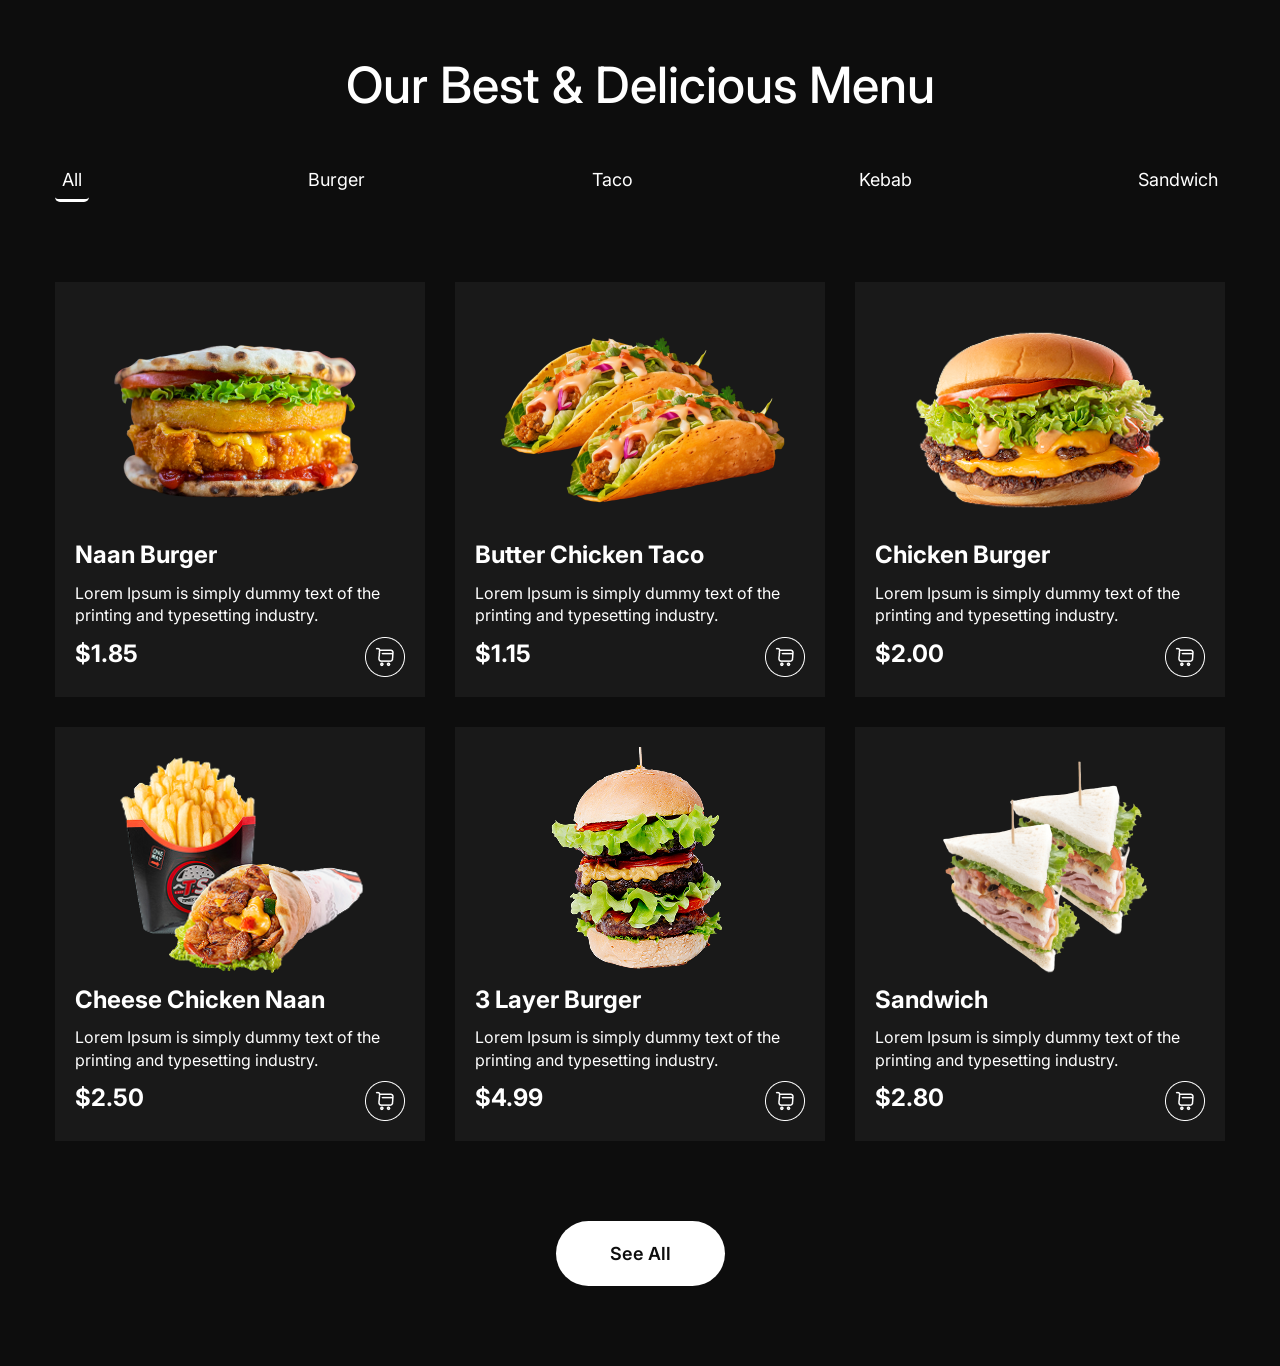
<file: index.html>
<!DOCTYPE html>
<html lang="en">
<head>
    <meta charset="UTF-8">
    <meta name="viewport" content="width=device-width, initial-scale=1.0">
    <title>restaurant menu</title>
    <link rel="stylesheet" href="css/style.css">
    <link rel="preconnect" href="https://fonts.googleapis.com">
    <link rel="preconnect" href="https://fonts.gstatic.com" crossorigin>
    <link href="https://fonts.googleapis.com/css2?family=Inter:ital,opsz,wght@0,14..32,100..900;1,14..32,100..900&display=swap" rel="stylesheet">
</head>
<body>
    <main>
        <section class="menu">
            <div class="wrapper">
                <div class="menu__inner">
                    <h1 class="menu__title">
                        Our Best & Delicious Menu
                    </h1>
                    <nav class="menu__nav">
                        <a href="#" class="menu__link menu__link-active">
                            All
                        </a>
                        <a href="version/burger.html" class="menu__link">
                            Burger
                        </a>
                        <a href="version/taco.html" class="menu__link">
                            Taco
                        </a>
                        <a href="version/kebab.html" class="menu__link">
                            Kebab
                        </a>
                        <a href="version/sandwich.html" class="menu__link">
                            Sandwich
                        </a>
                        
                    </nav>
                </div>
            </div>
        </section>
        <section class="dish">
            <div class="wrapper">
                <div class="dish__inner">
                    <div class="dish__blocks">
                        <!-- 1 -->
                        <div class="dish__block">
                            <img class="dish__img" src="img/naan burger.png" alt="">
                            <h4 class="dish__title">
                                Naan Burger
                            </h4>
                            <p class="dish__desc">
                                Lorem Ipsum is simply dummy text of the printing and typesetting industry.
                            </p>
                            <div class="dish__price-div">
                                <p class="dish__price">
                                    $1.85
                                </p>
                                <img src="img/cart.png" alt="" class="dish__cart">
                            </div>
                        </div>
                        <!-- 2 -->
                        <div class="dish__block">
                            <img class="dish__img" src="img/taco.png" alt="">
                            <h4 class="dish__title">
                                Butter Chicken Taco
                            </h4>
                            <p class="dish__desc">
                                Lorem Ipsum is simply dummy text of the printing and typesetting industry.
                            </p>
                            <div class="dish__price-div">
                                <p class="dish__price">
                                    $1.15
                                </p>
                                <img src="img/cart.png" alt="" class="dish__cart">
                            </div>
                        </div>
                        <!-- 3 -->
                        <div class="dish__block">
                            <img class="dish__img" src="img/chiken burger.png" alt="">
                            <h4 class="dish__title">
                                Chicken Burger
                            </h4>
                            <p class="dish__desc">
                                Lorem Ipsum is simply dummy text of the printing and typesetting industry.
                            </p>
                            <div class="dish__price-div">
                                <p class="dish__price">
                                    $2.00
                                </p>
                                <img src="img/cart.png" alt="" class="dish__cart">
                            </div>
                        </div>
                        <!-- 4 -->
                        <div class="dish__block">
                            <img class="dish__img" src="img/cheese naan.png" alt="">
                            <h4 class="dish__title">
                                Cheese Chicken Naan
                            </h4>
                            <p class="dish__desc">
                                Lorem Ipsum is simply dummy text of the printing and typesetting industry.
                            </p>
                            <div class="dish__price-div">
                                <p class="dish__price">
                                    $2.50
                                </p>
                                <img src="img/cart.png" alt="" class="dish__cart">
                            </div>
                        </div>
                        <!-- 5 -->
                        <div class="dish__block">
                            <img class="dish__img" src="img/triple burger.png" alt="">
                            <h4 class="dish__title">
                                3 Layer Burger
                            </h4>
                            <p class="dish__desc">
                                Lorem Ipsum is simply dummy text of the printing and typesetting industry.
                            </p>
                            <div class="dish__price-div">
                                <p class="dish__price">
                                    $4.99
                                </p>
                                <img src="img/cart.png" alt="" class="dish__cart">
                            </div>
                        </div>
                        <!-- 6 -->
                        <div class="dish__block">
                            <img class="dish__img" src="img/sandwich.png" alt="">
                            <h4 class="dish__title">
                                Sandwich
                            </h4>
                            <p class="dish__desc">
                                Lorem Ipsum is simply dummy text of the printing and typesetting industry.
                            </p>
                            <div class="dish__price-div">
                                <p class="dish__price">
                                    $2.80
                                </p>
                                <img src="img/cart.png" alt="" class="dish__cart">  
                            </div>
                        </div>
                    </div>
                    <a href="#" class="dish__btn">
                        See All
                    </a>
                </div>
            </div>
        </section>
    </main>
</body>
</html>
</file>
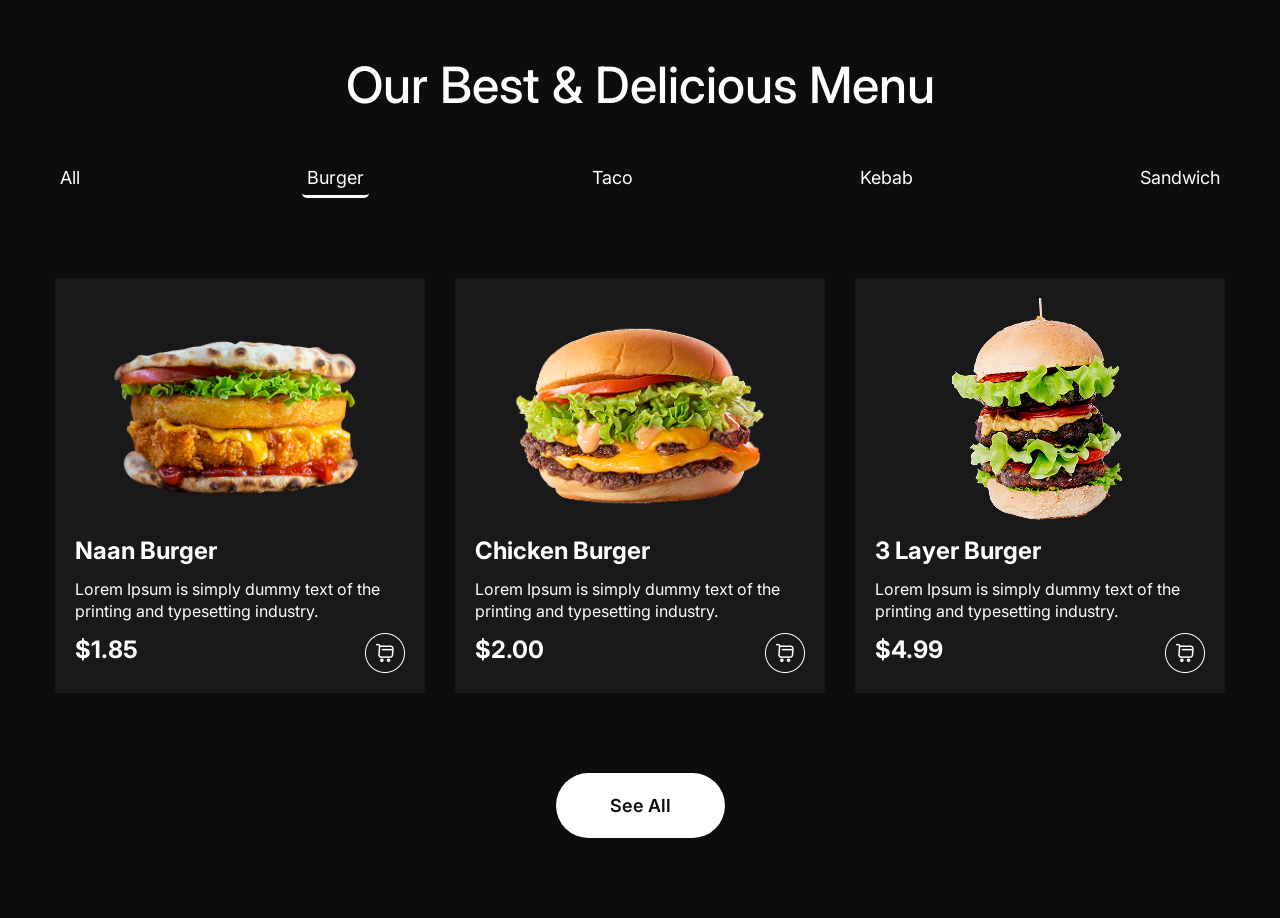
<file: version/burger.html>
<!DOCTYPE html>
<html lang="en">
<head>
    <meta charset="UTF-8">
    <meta name="viewport" content="width=device-width, initial-scale=1.0">
    <title>burger menu</title>
    <link rel="stylesheet" href="burger.css">
    <link rel="preconnect" href="https://fonts.googleapis.com">
    <link rel="preconnect" href="https://fonts.gstatic.com" crossorigin>
    <link href="https://fonts.googleapis.com/css2?family=Inter:ital,opsz,wght@0,14..32,100..900;1,14..32,100..900&display=swap" rel="stylesheet">
</head>
<body>
    <main>
        <section class="menu">
            <div class="wrapper">
                <div class="menu__inner">
                    <h1 class="menu__title">
                        Our Best & Delicious Menu
                    </h1>
                    <nav class="menu__nav">
                        <a href="../index.html" class="menu__link">
                            All
                        </a>
                        <a href="#" class="menu__link menu__link-active">
                            Burger
                        </a>
                        <a href="taco.html" class="menu__link">
                            Taco
                        </a>
                        <a href="kebab.html" class="menu__link">
                            Kebab
                        </a>
                        <a href="sandwich.html" class="menu__link">
                            Sandwich
                        </a>
                    </nav>
                </div>
            </div>
        </section>
        <section class="dish">
            <div class="wrapper">
                <div class="dish__inner">
                    <div class="dish__blocks">
                        <!-- 1 -->
                        <div class="dish__block">
                            <img class="dish__img" src="img/naan burger.png" alt="">
                            <h4 class="dish__title">
                                Naan Burger
                            </h4>
                            <p class="dish__desc">
                                Lorem Ipsum is simply dummy text of the printing and typesetting industry.
                            </p>
                            <div class="dish__price-div">
                                <p class="dish__price">
                                    $1.85
                                </p>
                                <img src="img/cart.png" alt="" class="dish__cart">
                            </div>
                        </div>
                        <!-- 3 -->
                        <div class="dish__block">
                            <img class="dish__img" src="img/chiken burger.png" alt="">
                            <h4 class="dish__title">
                                Chicken Burger
                            </h4>
                            <p class="dish__desc">
                                Lorem Ipsum is simply dummy text of the printing and typesetting industry.
                            </p>
                            <div class="dish__price-div">
                                <p class="dish__price">
                                    $2.00
                                </p>
                                <img src="img/cart.png" alt="" class="dish__cart">
                            </div>
                        </div>
                        
                        <!-- 5 -->
                        <div class="dish__block">
                            <img class="dish__img" src="img/triple burger.png" alt="">
                            <h4 class="dish__title">
                                3 Layer Burger
                            </h4>
                            <p class="dish__desc">
                                Lorem Ipsum is simply dummy text of the printing and typesetting industry.
                            </p>
                            <div class="dish__price-div">
                                <p class="dish__price">
                                    $4.99
                                </p>
                                <img src="img/cart.png" alt="" class="dish__cart">
                            </div>
                        </div>
                        
                        
                    </div>
                    <a href="../index.html" class="dish__btn">
                        See All
                    </a>
                </div>
            </div>
        </section>
    </main>
</body>
</html>
</file>
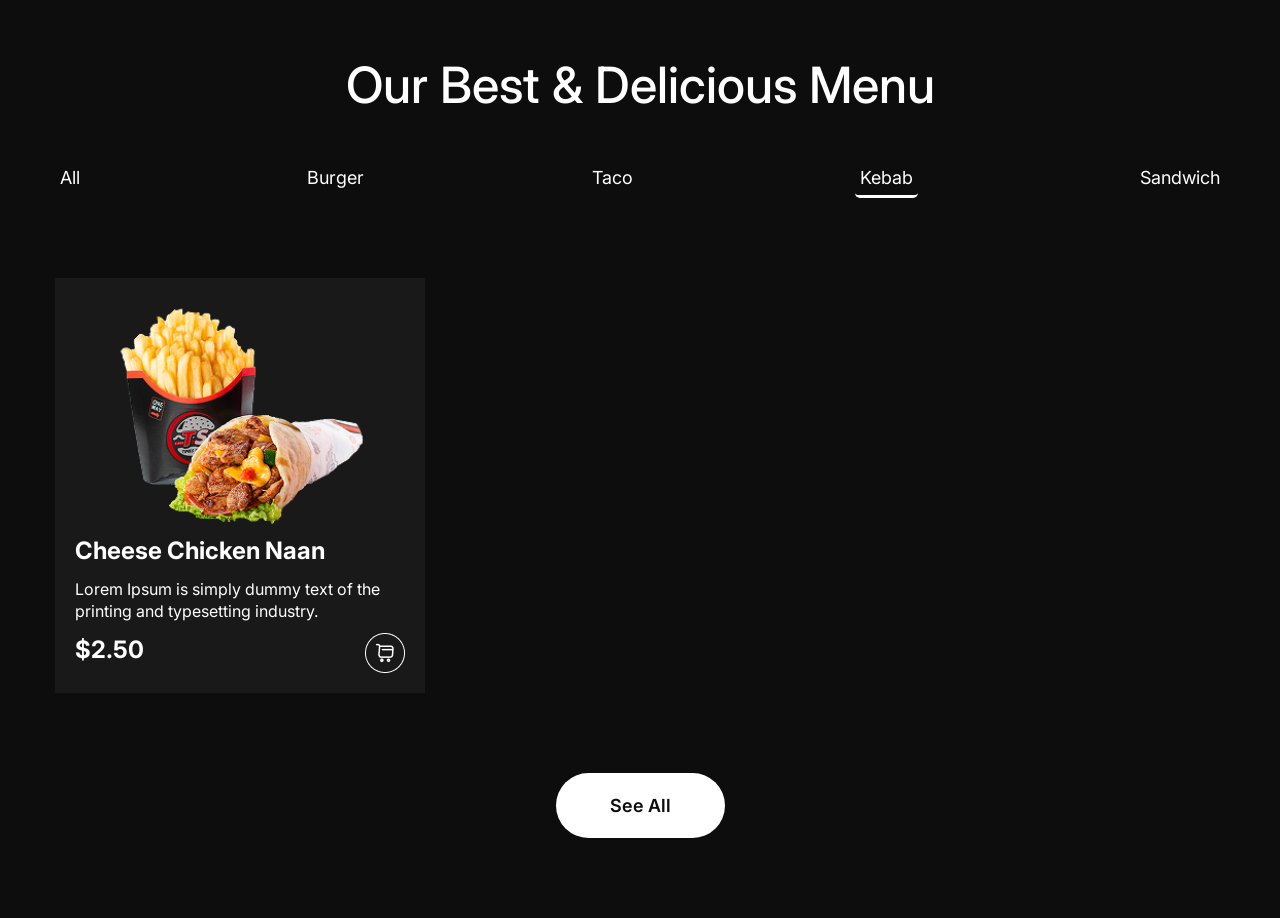
<file: version/kebab.html>
<!DOCTYPE html>
<html lang="en">
<head>
    <meta charset="UTF-8">
    <meta name="viewport" content="width=device-width, initial-scale=1.0">
    <title>kebab menu</title>
    <link rel="stylesheet" href="kebab.css">
    <link rel="preconnect" href="https://fonts.googleapis.com">
    <link rel="preconnect" href="https://fonts.gstatic.com" crossorigin>
    <link href="https://fonts.googleapis.com/css2?family=Inter:ital,opsz,wght@0,14..32,100..900;1,14..32,100..900&display=swap" rel="stylesheet">
</head>
<body>
    <main>
        <section class="menu">
            <div class="wrapper">
                <div class="menu__inner">
                    <h1 class="menu__title">
                        Our Best & Delicious Menu
                    </h1>
                    <nav class="menu__nav">
                        <a href="../index.html" class="menu__link">
                            All
                        </a>
                        <a href="burger.html" class="menu__link">
                            Burger
                        </a>
                        <a href="taco.html" class="menu__link">
                            Taco
                        </a>
                        <a href="#" class="menu__link menu__link-active">
                            Kebab
                        </a>
                        <a href="sandwich.html" class="menu__link">
                            Sandwich
                        </a>
                    </nav>
                </div>
            </div>
        </section>
        <section class="dish">
            <div class="wrapper">
                <div class="dish__inner">
                    <div class="dish__blocks">
                        <div class="dish__block">
                            <img class="dish__img" src="img/cheese naan.png" alt="">
                            <h4 class="dish__title">
                                Cheese Chicken Naan
                            </h4>
                            <p class="dish__desc">
                                Lorem Ipsum is simply dummy text of the printing and typesetting industry.
                            </p>
                            <div class="dish__price-div">
                                <p class="dish__price">
                                    $2.50
                                </p>
                                <img src="img/cart.png" alt="" class="dish__cart">
                            </div>
                        </div>
                    </div>
                    <a href="../index.html" class="dish__btn">
                        See All
                    </a>
                </div>
            </div>
        </section>
    </main>
</body>
</html>
</file>
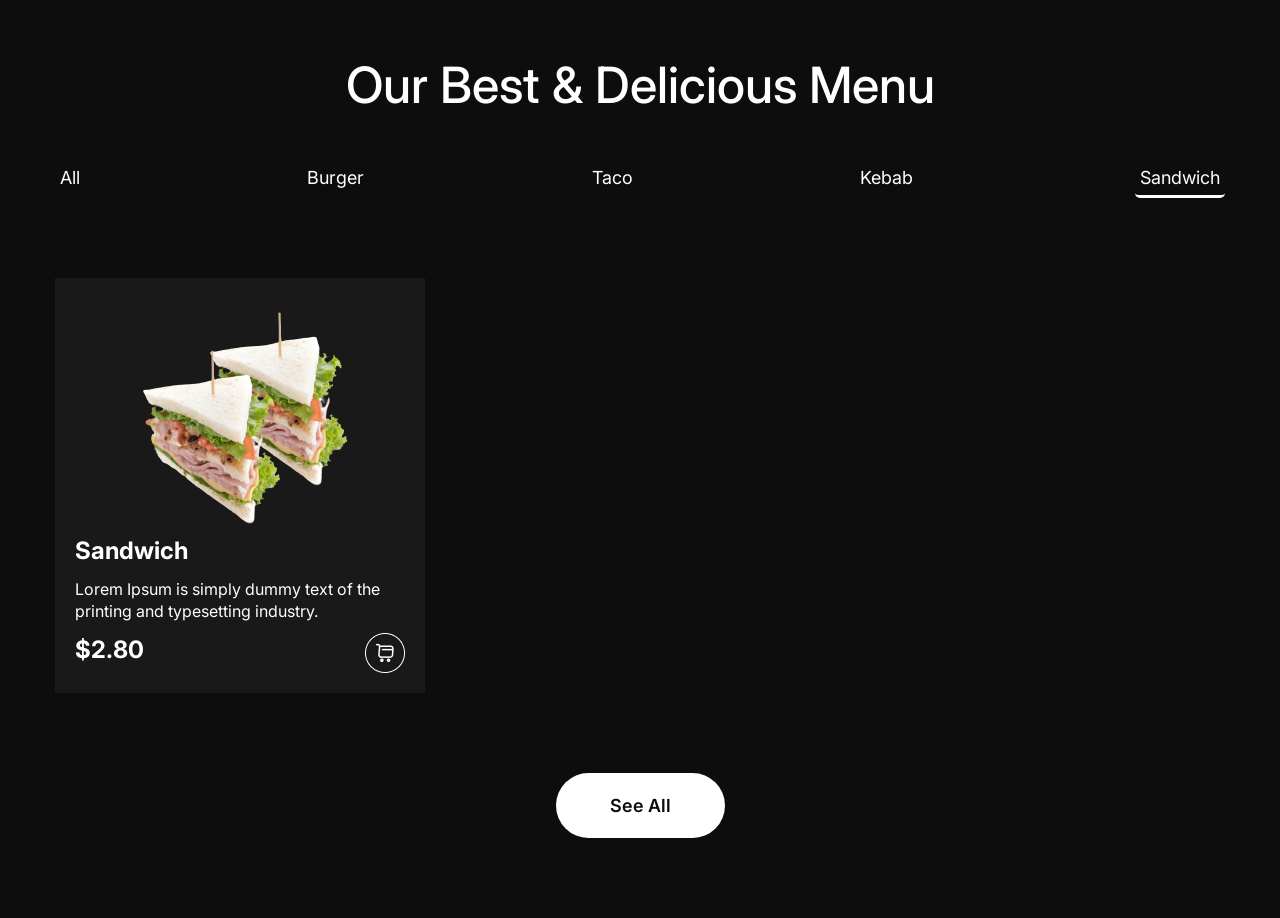
<file: version/sandwich.html>
<!DOCTYPE html>
<html lang="en">
<head>
    <meta charset="UTF-8">
    <meta name="viewport" content="width=device-width, initial-scale=1.0">
    <title>Sandwich menu</title>
    <link rel="stylesheet" href="sandwich.css">
    <link rel="preconnect" href="https://fonts.googleapis.com">
    <link rel="preconnect" href="https://fonts.gstatic.com" crossorigin>
    <link href="https://fonts.googleapis.com/css2?family=Inter:ital,opsz,wght@0,14..32,100..900;1,14..32,100..900&display=swap" rel="stylesheet">
</head>
<body>
    <main>
        <section class="menu">
            <div class="wrapper">
                <div class="menu__inner">
                    <h1 class="menu__title">
                        Our Best & Delicious Menu
                    </h1>
                    <nav class="menu__nav">
                        <a href="../index.html" class="menu__link">
                            All
                        </a>
                        <a href="burger.html" class="menu__link">
                            Burger
                        </a>
                        <a href="#" class="menu__link">
                            Taco
                        </a>
                        <a href="kebab.html" class="menu__link">
                            Kebab
                        </a>
                        <a href="#" class="menu__link menu__link-active">
                            Sandwich
                        </a>
                    </nav>
                </div>
            </div>
        </section>
        <section class="dish">
            <div class="wrapper">
                <div class="dish__inner">
                    <div class="dish__blocks">
                        <div class="dish__block">
                            <img class="dish__img" src="img/sandwich.png" alt="">
                            <h4 class="dish__title">
                                Sandwich
                            </h4>
                            <p class="dish__desc">
                                Lorem Ipsum is simply dummy text of the printing and typesetting industry.
                            </p>
                            <div class="dish__price-div">
                                <p class="dish__price">
                                    $2.80
                                </p>
                                <img src="img/cart.png" alt="" class="dish__cart">  
                            </div>
                        </div>
                    </div>
                    <a href="../index.html" class="dish__btn">
                        See All
                    </a>
                </div>
            </div>
        </section>
    </main>
</body>
</html>
</file>
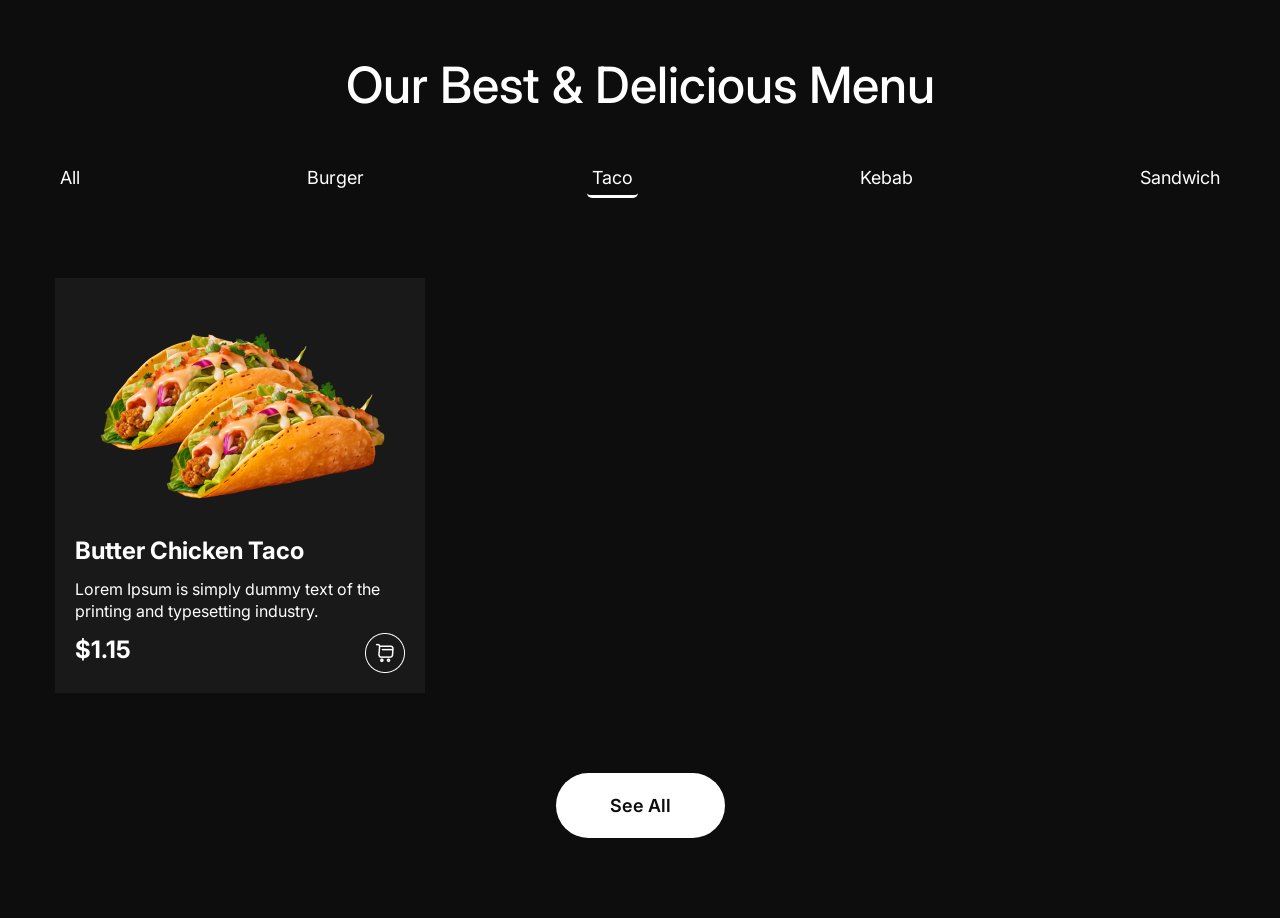
<file: version/taco.html>
<!DOCTYPE html>
<html lang="en">
<head>
    <meta charset="UTF-8">
    <meta name="viewport" content="width=device-width, initial-scale=1.0">
    <title>Taco menu</title>
    <link rel="stylesheet" href="taco.css">
    <link rel="preconnect" href="https://fonts.googleapis.com">
    <link rel="preconnect" href="https://fonts.gstatic.com" crossorigin>
    <link href="https://fonts.googleapis.com/css2?family=Inter:ital,opsz,wght@0,14..32,100..900;1,14..32,100..900&display=swap" rel="stylesheet">
</head>
<body>
    <main>
        <section class="menu">
            <div class="wrapper">
                <div class="menu__inner">
                    <h1 class="menu__title">
                        Our Best & Delicious Menu
                    </h1>
                    <nav class="menu__nav">
                        <a href="../index.html" class="menu__link">
                            All
                        </a>
                        <a href="burger.html" class="menu__link">
                            Burger
                        </a>
                        <a href="#" class="menu__link menu__link-active">
                            Taco
                        </a>
                        <a href="kebab.html" class="menu__link">
                            Kebab
                        </a>
                        <a href="sandwich.html" class="menu__link">
                            Sandwich
                        </a>
                    </nav>
                </div>
            </div>
        </section>
        <section class="dish">
            <div class="wrapper">
                <div class="dish__inner">
                    <div class="dish__blocks">
                        <!-- 2 -->
                        <div class="dish__block">
                            <img class="dish__img" src="img/taco.png" alt="">
                            <h4 class="dish__title">
                                Butter Chicken Taco
                            </h4>
                            <p class="dish__desc">
                                Lorem Ipsum is simply dummy text of the printing and typesetting industry.
                            </p>
                            <div class="dish__price-div">
                                <p class="dish__price">
                                    $1.15
                                </p>
                                <img src="img/cart.png" alt="" class="dish__cart">
                            </div>
                        </div>
                    </div>
                    <a href="../index.html" class="dish__btn">
                        See All
                    </a>
                </div>
            </div>
        </section>
    </main>
</body>
</html>
</file>
<file: css/style.css>
*{
    margin: 0;
    padding: 0;
    box-sizing: border-box;
}

body{
    font-size: 16px;
    background-color: #0D0D0D;
    color:white;
    font-family: "Inter", sans-serif;
}

a{
    text-decoration: none;
}

.wrapper{
    max-width: 1200px;
    margin: 0 auto;
    padding-inline: 15px;
}

/* ------------ style menu ------------ */
.menu {
    margin: 50px 0;
}

.menu__inner {
    display: flex;
    flex-direction: column;
    gap: 40px;
    text-align: center;
}
.menu__title {
    line-height: 1.4;
    font-size: 50px;
    font-weight: 500;
}
.menu__nav {
    display: flex;
    justify-content: space-between;
    gap: 25px;
}
.menu__link {
    color:white;
    font-size: 18px;
    line-height: 1.4;
    padding: 7px;
    transition: 0.3s ease color;
}

.menu__link:hover, .menu__link:active{
    color:grey;
}

.menu__link-active{
    border-bottom: 3px solid white;
    border-radius: 5px;
}

/* ------------ style dish ------------ */
.dish {
    margin: 80px 0;
}

.dish__inner {
    display: flex;
    flex-direction: column;
    gap: 80px;
}
.dish__blocks {
    display: grid;
    grid-template-columns: 1fr 1fr 1fr;
    gap: 30px;
}
.dish__block {
    display: flex;
    flex-direction: column;
    background-color: #191919;
    padding: 20px;
    
}

.dish__img{
    width: 100%;
    height: 236px;
    object-fit: contain; 
}
.dish__title {
    font-size: 24px;
    font-weight: 700;
    line-height: 1.4;
    margin-bottom: 10px;
}
.dish__desc {
    line-height: 1.4;
    margin-bottom: 10px;
}
.dish__price-div {
    display: flex;
    justify-content: space-between; 
    margin-top: auto;
}
.dish__price {
    font-size: 24px;
    font-weight: 700;
    line-height: 1.4;
}
.dish__cart {
    max-width: 40px;
}
.dish__btn{
    color:#0D0D0D;
    background-color: white;
    padding: 20px 54px;
    align-self: center;
    border-radius: 40px;
    font-size: 18px;
    line-height: 1.4;
    font-weight: 600;
    transition: 0.3s ease background-color;
}

.dish__btn:hover{
    background-color: rgb(188, 184, 184);
}

@media(max-width:920px){

    .menu {
        margin: 40px 0;
    }

    .menu__inner{
        gap: 30px;
    }

    .menu__title{
        font-size: 36px;
    }

    .menu__nav{
        flex-wrap: wrap;
        justify-content: center;

    }

    .dish{
        margin: 60px 0;
    }

    .dish__inner{
        gap: 60px;
    }

    .dish__blocks{
        grid-template-columns: 1fr 1fr;
    }

    .dish__title {
        font-size: 22px;
    }

    .dish__price{
        font-size: 22px;
    }

    .dish__btn{
        padding: 18px 48px;
    }
}

@media(max-width:700px){
    .dish__blocks{
        grid-template-columns: 1fr;
    }
}
</file>
<file: version/burger.css>
*{
    margin: 0;
    padding: 0;
    box-sizing: border-box;
}

body{
    font-size: 16px;
    background-color: #0D0D0D;
    color:white;
    font-family: "Inter", sans-serif;
}

a{
    text-decoration: none;
}

.wrapper{
    max-width: 1200px;
    margin: 0 auto;
    padding-inline: 15px;
}

/* ------------ style menu ------------ */
.menu {
    margin: 50px 0;
}

.menu__inner {
    display: flex;
    flex-direction: column;
    gap: 40px;
    text-align: center;
}
.menu__title {
    line-height: 1.4;
    font-size: 50px;
    font-weight: 500;
}
.menu__nav {
    display: flex;
    justify-content: space-between;
    gap: 25px;
}
.menu__link {
    color:white;
    font-size: 18px;
    line-height: 1.4;
    padding: 5px;
    transition: 0.3s ease color;
}

.menu__link:hover, .menu__link:active{
    color:grey;
}

.menu__link-active{
    border-bottom: 3px solid white;
    border-radius: 5px;
}

/* ------------ style dish ------------ */
.dish {
    margin: 80px 0;
}

.dish__inner {
    display: flex;
    flex-direction: column;
    gap: 80px;
}
.dish__blocks {
    display: grid;
    grid-template-columns: 1fr 1fr 1fr;
    gap: 30px;
}
.dish__block {
    display: flex;
    flex-direction: column;
    background-color: #191919;
    padding: 20px;
    
}

.dish__img{
    width: 100%;
    height: 236px;
    object-fit: contain; 
}
.dish__title {
    font-size: 24px;
    font-weight: 700;
    line-height: 1.4;
    margin-bottom: 10px;
}
.dish__desc {
    line-height: 1.4;
    margin-bottom: 10px;
}
.dish__price-div {
    display: flex;
    justify-content: space-between; 
    margin-top: auto;
}
.dish__price {
    font-size: 24px;
    font-weight: 700;
    line-height: 1.4;
}
.dish__cart {
    max-width: 40px;
}
.dish__btn{
    color:#0D0D0D;
    background-color: white;
    padding: 20px 54px;
    align-self: center;
    border-radius: 40px;
    font-size: 18px;
    line-height: 1.4;
    font-weight: 600;
    transition: 0.3s ease background-color;
}

.dish__btn:hover{
    background-color: rgb(188, 184, 184);
}

@media(max-width:920px){

    .menu {
        margin: 40px 0;
    }

    .menu__inner{
        gap: 30px;
    }

    .menu__title{
        font-size: 36px;
    }

    .menu__nav{
        flex-wrap: wrap;
        justify-content: center;

    }

    .dish{
        margin: 60px 0;
    }

    .dish__inner{
        gap: 60px;
    }

    .dish__blocks{
        grid-template-columns: 1fr 1fr;
    }

    .dish__title {
        font-size: 22px;
    }

    .dish__price{
        font-size: 22px;
    }

    .dish__btn{
        padding: 18px 48px;
    }
}

@media(max-width:700px){
    .dish__blocks{
        grid-template-columns: 1fr;
    }
}
</file>
<file: version/kebab.css>
*{
    margin: 0;
    padding: 0;
    box-sizing: border-box;
}

body{
    font-size: 16px;
    background-color: #0D0D0D;
    color:white;
    font-family: "Inter", sans-serif;
}

a{
    text-decoration: none;
}

.wrapper{
    max-width: 1200px;
    margin: 0 auto;
    padding-inline: 15px;
}

/* ------------ style menu ------------ */
.menu {
    margin: 50px 0;
}

.menu__inner {
    display: flex;
    flex-direction: column;
    gap: 40px;
    text-align: center;
}
.menu__title {
    line-height: 1.4;
    font-size: 50px;
    font-weight: 500;
}
.menu__nav {
    display: flex;
    justify-content: space-between;
    gap: 25px;
}
.menu__link {
    color:white;
    font-size: 18px;
    line-height: 1.4;
    padding: 5px;
    transition: 0.3s ease color;
}

.menu__link:hover, .menu__link:active{
    color:grey;
}

.menu__link-active{
    border-bottom: 3px solid white;
    border-radius: 5px;
}

/* ------------ style dish ------------ */
.dish {
    margin: 80px 0;
}

.dish__inner {
    display: flex;
    flex-direction: column;
    gap: 80px;
}
.dish__blocks {
    display: grid;
    grid-template-columns: 1fr 1fr 1fr;
    gap: 30px;
}
.dish__block {
    display: flex;
    flex-direction: column;
    background-color: #191919;
    padding: 20px;
    
}

.dish__img{
    width: 100%;
    height: 236px;
    object-fit: contain; 
}
.dish__title {
    font-size: 24px;
    font-weight: 700;
    line-height: 1.4;
    margin-bottom: 10px;
}
.dish__desc {
    line-height: 1.4;
    margin-bottom: 10px;
}
.dish__price-div {
    display: flex;
    justify-content: space-between; 
    margin-top: auto;
}
.dish__price {
    font-size: 24px;
    font-weight: 700;
    line-height: 1.4;
}
.dish__cart {
    max-width: 40px;
}
.dish__btn{
    color:#0D0D0D;
    background-color: white;
    padding: 20px 54px;
    align-self: center;
    border-radius: 40px;
    font-size: 18px;
    line-height: 1.4;
    font-weight: 600;
    transition: 0.3s ease background-color;
}

.dish__btn:hover{
    background-color: rgb(188, 184, 184);
}

@media(max-width:920px){

    .menu {
        margin: 40px 0;
    }

    .menu__inner{
        gap: 30px;
    }

    .menu__title{
        font-size: 36px;
    }

    .menu__nav{
        flex-wrap: wrap;
        justify-content: center;

    }

    .dish{
        margin: 60px 0;
    }

    .dish__inner{
        gap: 60px;
    }

    .dish__blocks{
        grid-template-columns: 1fr 1fr;
    }

    .dish__title {
        font-size: 22px;
    }

    .dish__price{
        font-size: 22px;
    }

    .dish__btn{
        padding: 18px 48px;
    }
}

@media(max-width:700px){
    .dish__blocks{
        grid-template-columns: 1fr;
    }
}
</file>
<file: version/sandwich.css>
*{
    margin: 0;
    padding: 0;
    box-sizing: border-box;
}

body{
    font-size: 16px;
    background-color: #0D0D0D;
    color:white;
    font-family: "Inter", sans-serif;
}

a{
    text-decoration: none;
}

.wrapper{
    max-width: 1200px;
    margin: 0 auto;
    padding-inline: 15px;
}

/* ------------ style menu ------------ */
.menu {
    margin: 50px 0;
}

.menu__inner {
    display: flex;
    flex-direction: column;
    gap: 40px;
    text-align: center;
}
.menu__title {
    line-height: 1.4;
    font-size: 50px;
    font-weight: 500;
}
.menu__nav {
    display: flex;
    justify-content: space-between;
    gap: 25px;
}
.menu__link {
    color:white;
    font-size: 18px;
    line-height: 1.4;
    padding: 5px;
    transition: 0.3s ease color;
}

.menu__link:hover, .menu__link:active{
    color:grey;
}

.menu__link-active{
    border-bottom: 3px solid white;
    border-radius: 5px;
}
/* ------------ style dish ------------ */
.dish {
    margin: 80px 0;
}

.dish__inner {
    display: flex;
    flex-direction: column;
    gap: 80px;
}
.dish__blocks {
    display: grid;
    grid-template-columns: 1fr 1fr 1fr;
    gap: 30px;
}
.dish__block {
    display: flex;
    flex-direction: column;
    background-color: #191919;
    padding: 20px;
    
}

.dish__img{
    width: 100%;
    height: 236px;
    object-fit: contain; 
}
.dish__title {
    font-size: 24px;
    font-weight: 700;
    line-height: 1.4;
    margin-bottom: 10px;
}
.dish__desc {
    line-height: 1.4;
    margin-bottom: 10px;
}
.dish__price-div {
    display: flex;
    justify-content: space-between; 
    margin-top: auto;
}
.dish__price {
    font-size: 24px;
    font-weight: 700;
    line-height: 1.4;
}
.dish__cart {
    max-width: 40px;
}
.dish__btn{
    color:#0D0D0D;
    background-color: white;
    padding: 20px 54px;
    align-self: center;
    border-radius: 40px;
    font-size: 18px;
    line-height: 1.4;
    font-weight: 600;
    transition: 0.3s ease background-color;
}

.dish__btn:hover{
    background-color: rgb(188, 184, 184);
}

@media(max-width:920px){

    .menu {
        margin: 40px 0;
    }

    .menu__inner{
        gap: 30px;
    }

    .menu__title{
        font-size: 36px;
    }

    .menu__nav{
        flex-wrap: wrap;
        justify-content: center;

    }

    .dish{
        margin: 60px 0;
    }

    .dish__inner{
        gap: 60px;
    }

    .dish__blocks{
        grid-template-columns: 1fr 1fr;
    }

    .dish__title {
        font-size: 22px;
    }

    .dish__price{
        font-size: 22px;
    }

    .dish__btn{
        padding: 18px 48px;
    }
}

@media(max-width:700px){
    .dish__blocks{
        grid-template-columns: 1fr;
    }
}
</file>
<file: version/taco.css>
*{
    margin: 0;
    padding: 0;
    box-sizing: border-box;
}

body{
    font-size: 16px;
    background-color: #0D0D0D;
    color:white;
    font-family: "Inter", sans-serif;
}

a{
    text-decoration: none;
}

.wrapper{
    max-width: 1200px;
    margin: 0 auto;
    padding-inline: 15px;
}

/* ------------ style menu ------------ */
.menu {
    margin: 50px 0;
}

.menu__inner {
    display: flex;
    flex-direction: column;
    gap: 40px;
    text-align: center;
}
.menu__title {
    line-height: 1.4;
    font-size: 50px;
    font-weight: 500;
}
.menu__nav {
    display: flex;
    justify-content: space-between;
    gap: 25px;
}
.menu__link {
    color:white;
    font-size: 18px;
    line-height: 1.4;
    padding: 5px;
    transition: 0.3s ease color;
}

.menu__link:hover, .menu__link:active{
    color:grey;
}

.menu__link-active{
    border-bottom: 3px solid white;
    border-radius: 5px;
}

/* ------------ style dish ------------ */
.dish {
    margin: 80px 0;
}

.dish__inner {
    display: flex;
    flex-direction: column;
    gap: 80px;
}
.dish__blocks {
    display: grid;
    grid-template-columns: 1fr 1fr 1fr;
    gap: 30px;
}
.dish__block {
    display: flex;
    flex-direction: column;
    background-color: #191919;
    padding: 20px;
    
}

.dish__img{
    width: 100%;
    height: 236px;
    object-fit: contain; 
}
.dish__title {
    font-size: 24px;
    font-weight: 700;
    line-height: 1.4;
    margin-bottom: 10px;
}
.dish__desc {
    line-height: 1.4;
    margin-bottom: 10px;
}
.dish__price-div {
    display: flex;
    justify-content: space-between; 
    margin-top: auto;
}
.dish__price {
    font-size: 24px;
    font-weight: 700;
    line-height: 1.4;
}
.dish__cart {
    max-width: 40px;
}
.dish__btn{
    color:#0D0D0D;
    background-color: white;
    padding: 20px 54px;
    align-self: center;
    border-radius: 40px;
    font-size: 18px;
    line-height: 1.4;
    font-weight: 600;
    transition: 0.3s ease background-color;
}

.dish__btn:hover{
    background-color: rgb(188, 184, 184);
}

@media(max-width:920px){

    .menu {
        margin: 40px 0;
    }

    .menu__inner{
        gap: 30px;
    }

    .menu__title{
        font-size: 36px;
    }

    .menu__nav{
        flex-wrap: wrap;
        justify-content: center;

    }

    .dish{
        margin: 60px 0;
    }

    .dish__inner{
        gap: 60px;
    }

    .dish__blocks{
        grid-template-columns: 1fr 1fr;
    }

    .dish__title {
        font-size: 22px;
    }

    .dish__price{
        font-size: 22px;
    }

    .dish__btn{
        padding: 18px 48px;
    }
}

@media(max-width:700px){
    .dish__blocks{
        grid-template-columns: 1fr;
    }
}
</file>
